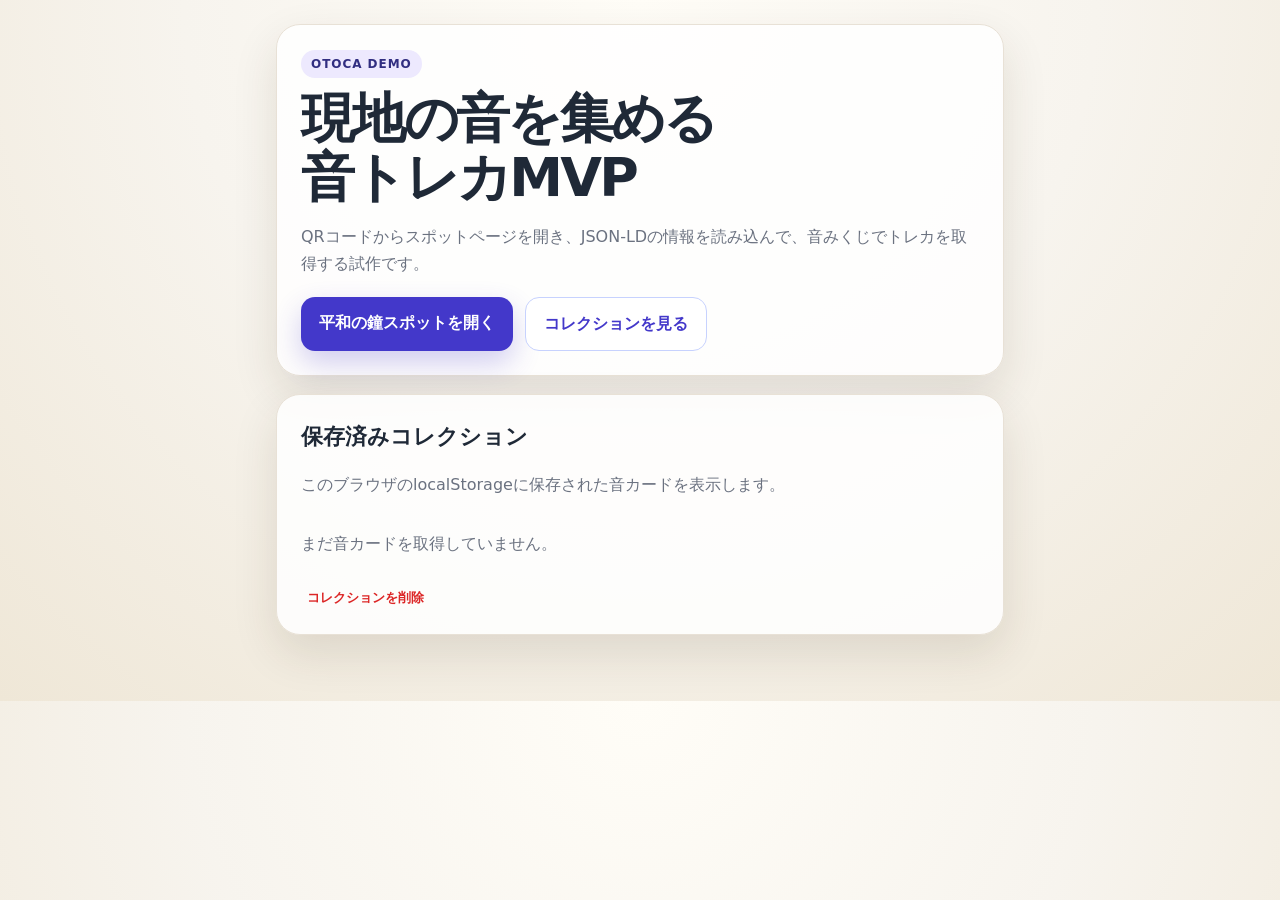
<file: index.html>
<!DOCTYPE html>
<html lang="ja">
<head>
  <meta charset="UTF-8" />
  <meta name="viewport" content="width=device-width, initial-scale=1.0" />
  <title>OTOCA Demo</title>
  <link rel="stylesheet" href="style.css" />
</head>
<body>
  <main class="page">
    <section class="hero">
      <p class="badge">OTOCA DEMO</p>
      <h1>現地の音を集める<br>音トレカMVP</h1>
      <p class="lead">
        QRコードからスポットページを開き、JSON-LDの情報を読み込んで、音みくじでトレカを取得する試作です。
      </p>
      <div class="actions">
        <a class="button" href="spots/heiwa-no-kane.html">平和の鐘スポットを開く</a>
        <a class="button secondary" href="#collection">コレクションを見る</a>
      </div>
    </section>

    <section class="panel" id="collection">
      <h2>保存済みコレクション</h2>
      <p class="muted">このブラウザのlocalStorageに保存された音カードを表示します。</p>
      <div id="collectionList" class="collection-list"></div>
      <button class="text-button" id="clearCollectionButton" type="button">コレクションを削除</button>
    </section>
  </main>

  <script src="app.js"></script>
  <script>
    renderCollectionList();
  </script>
</body>
</html>
</file>
<file: style.css>
:root {
  --bg: #f7f4ee;
  --card: #ffffff;
  --text: #1f2937;
  --muted: #6b7280;
  --primary: #4338ca;
  --primary-dark: #312e81;
  --line: #e8e1d6;
  --gold: #f59e0b;
  --shadow: 0 18px 45px rgba(61, 45, 18, 0.12);
}

* { box-sizing: border-box; }

body {
  margin: 0;
  font-family: system-ui, -apple-system, BlinkMacSystemFont, "Segoe UI", sans-serif;
  color: var(--text);
  background: radial-gradient(circle at top, #fffdf7 0%, var(--bg) 48%, #efe7d7 100%);
  line-height: 1.7;
}

.page {
  max-width: 760px;
  margin: 0 auto;
  padding: 24px 16px 48px;
}

.hero, .panel {
  background: rgba(255,255,255,0.86);
  border: 1px solid var(--line);
  border-radius: 24px;
  padding: 24px;
  box-shadow: var(--shadow);
  margin-bottom: 18px;
}

.badge {
  display: inline-block;
  margin: 0 0 12px;
  padding: 4px 10px;
  border-radius: 999px;
  background: #ede9fe;
  color: var(--primary-dark);
  font-weight: 800;
  font-size: 12px;
  letter-spacing: 0.08em;
}

h1 {
  margin: 0 0 12px;
  font-size: clamp(32px, 8vw, 54px);
  line-height: 1.08;
  letter-spacing: -0.05em;
}

h2 {
  margin: 0 0 10px;
  font-size: 1.35rem;
}

.lead, .muted {
  color: var(--muted);
}

.actions {
  display: flex;
  flex-wrap: wrap;
  gap: 12px;
  margin-top: 20px;
}

.button, .otoca-link {
  display: inline-block;
  border: 0;
  padding: 12px 18px;
  border-radius: 14px;
  background: var(--primary);
  color: white;
  text-decoration: none;
  font-weight: 800;
  cursor: pointer;
  box-shadow: 0 12px 28px rgba(67, 56, 202, 0.24);
}

.button.secondary {
  background: white;
  color: var(--primary);
  border: 1px solid #c7d2fe;
  box-shadow: none;
}

.spot-image, .card-image {
  width: 100%;
  border-radius: 18px;
  border: 1px solid var(--line);
  background: #eee;
  object-fit: cover;
}

.spot-image { max-height: 360px; }

.area {
  color: var(--muted);
  font-size: 0.95rem;
  margin: 0 0 12px;
}

.rarity {
  display: inline-block;
  padding: 2px 8px;
  border-radius: 6px;
  font-size: 0.75rem;
  font-weight: 900;
  color: white;
  margin-right: 6px;
}

.N { background: #6b7280; }
.R { background: #3b82f6; }
.SR { background: #a855f7; }
.SSR { background: #f59e0b; color: black; }

.card-list {
  list-style: none;
  padding: 0;
  margin: 14px 0 0;
}

.card-list li {
  padding: 12px 0;
  border-bottom: 1px solid var(--line);
}

.draw-area {
  display: grid;
  gap: 16px;
  place-items: center;
  padding: 20px;
  border: 1px dashed #c4b5fd;
  border-radius: 20px;
  background: linear-gradient(135deg, #fff7ed, #eef2ff);
  text-align: center;
}

.trading-card {
  width: min(100%, 360px);
  margin-top: 8px;
  padding: 14px;
  border-radius: 24px;
  background: linear-gradient(180deg, #ffffff, #faf7ef);
  border: 1px solid var(--line);
  box-shadow: 0 18px 35px rgba(0,0,0,0.12);
  text-align: left;
}

.trading-card h3 {
  margin: 10px 0 6px;
  font-size: 1.35rem;
  line-height: 1.25;
}

.trading-card audio {
  width: 100%;
  margin-top: 10px;
}

.collection-list {
  display: grid;
  gap: 10px;
  margin-top: 14px;
}

.collection-item {
  padding: 12px;
  border: 1px solid var(--line);
  border-radius: 14px;
  background: white;
}

.collection-item strong {
  display: block;
}

.text-button {
  margin-top: 14px;
  background: transparent;
  color: #dc2626;
  border: 0;
  cursor: pointer;
  font-weight: 700;
}

.footer-note {
  margin-top: 28px;
  color: var(--muted);
  font-size: 0.82rem;
}

code {
  background: #f1ece3;
  padding: 2px 5px;
  border-radius: 5px;
}
</file>
